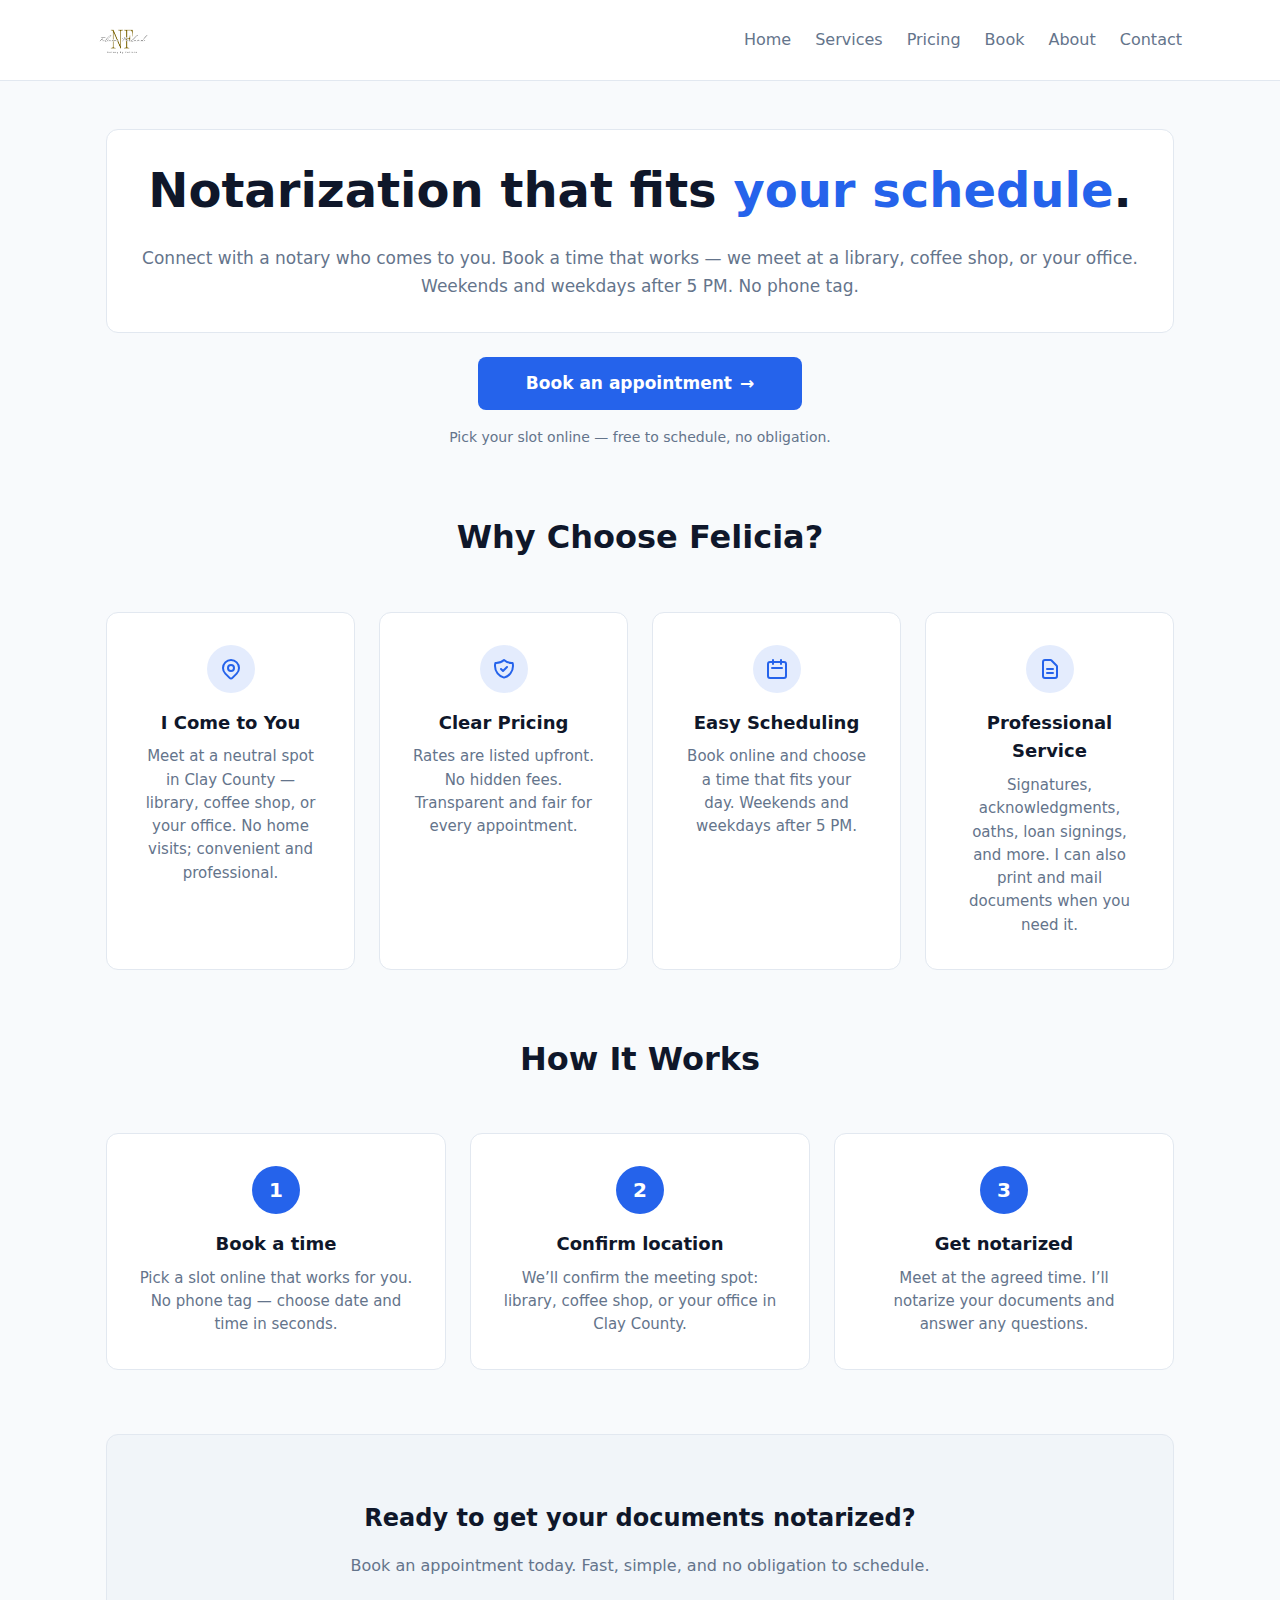
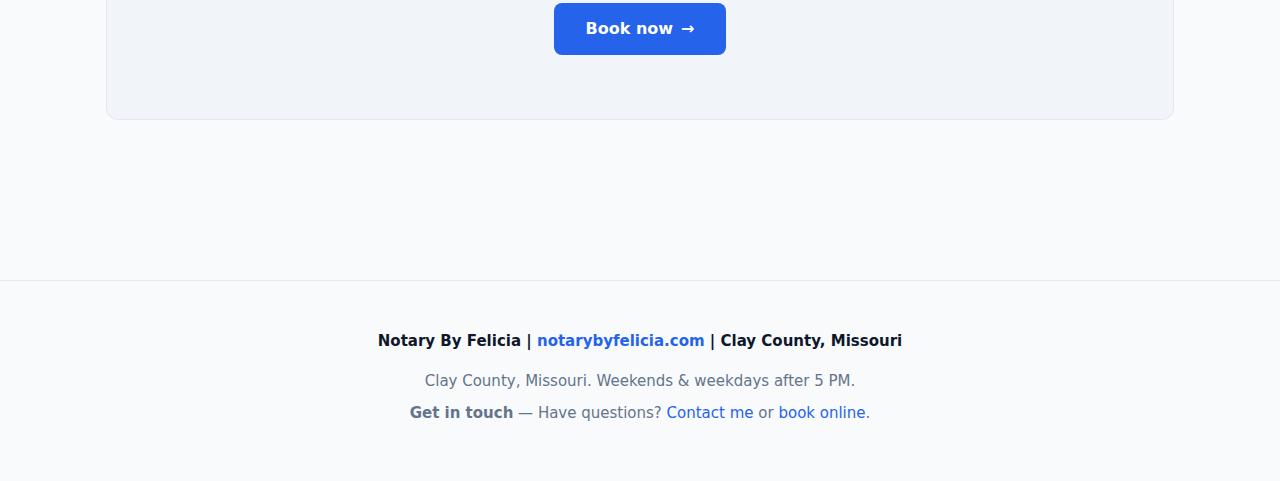
<file: index.html>
<!DOCTYPE html>
<html lang="en">
<head>
  <meta charset="UTF-8">
  <meta name="viewport" content="width=device-width, initial-scale=1">
  <title>Notary By Felicia | Clay County, Missouri</title>
  <link rel="stylesheet" href="css/style.css">
</head>
<body>
  <header class="site-header">
    <div class="wrap">
      <h1 class="site-title"><a href="index.html"><img src="images/logo.png" alt="Notary By Felicia" class="site-logo"></a></h1>
      <nav>
        <ul class="site-nav">
          <li><a href="index.html">Home</a></li>
          <li><a href="services.html">Services</a></li>
          <li><a href="pricing.html">Pricing</a></li>
          <li><a href="book.html">Book</a></li>
          <li><a href="about.html">About</a></li>
          <li><a href="contact.html">Contact</a></li>
        </ul>
      </nav>
    </div>
  </header>

  <main class="home-page">
    <section class="hero">
      <div class="hero-text-box">
        <h1>Notarization that fits <span class="hero-highlight">your schedule</span>.</h1>
        <p class="hero-sub">Connect with a notary who comes to you. Book a time that works — we meet at a library, coffee shop, or your office. Weekends and weekdays after 5 PM. No phone tag.</p>
      </div>
      <div class="cta-block">
        <a href="book.html" class="cta-book cta-primary">Book an appointment <span class="arrow">→</span></a>
        <p class="cta-note">Pick your slot online — free to schedule, no obligation.</p>
      </div>
    </section>

    <section class="home-why">
      <h2 class="section-title">Why Choose Felicia?</h2>
      <div class="cards-grid">
        <div class="card">
          <div class="card-icon">
            <svg xmlns="http://www.w3.org/2000/svg" fill="none" viewBox="0 0 24 24" stroke="currentColor" stroke-width="2">
              <path stroke-linecap="round" stroke-linejoin="round" d="M17.657 16.657L13.414 20.9a1.998 1.998 0 01-2.827 0l-4.244-4.243a8 8 0 1111.314 0z" />
              <path stroke-linecap="round" stroke-linejoin="round" d="M15 11a3 3 0 11-6 0 3 3 0 016 0z" />
            </svg>
          </div>
          <h3>I Come to You</h3>
          <p>Meet at a neutral spot in Clay County — library, coffee shop, or your office. No home visits; convenient and professional.</p>
        </div>
        <div class="card">
          <div class="card-icon">
            <svg xmlns="http://www.w3.org/2000/svg" fill="none" viewBox="0 0 24 24" stroke="currentColor" stroke-width="2">
              <path stroke-linecap="round" stroke-linejoin="round" d="M9 12l2 2 4-4m5.618-4.016A11.955 11.955 0 0112 2.944a11.955 11.955 0 01-8.618 3.04A12.02 12.02 0 003 9c0 5.591 3.824 10.29 9 11.622 5.176-1.332 9-6.03 9-11.622 0-1.042-.133-2.052-.382-3.016z" />
            </svg>
          </div>
          <h3>Clear Pricing</h3>
          <p>Rates are listed upfront. No hidden fees. Transparent and fair for every appointment.</p>
        </div>
        <div class="card">
          <div class="card-icon">
            <svg xmlns="http://www.w3.org/2000/svg" fill="none" viewBox="0 0 24 24" stroke="currentColor" stroke-width="2">
              <path stroke-linecap="round" stroke-linejoin="round" d="M8 7V3m8 4V3m-9 8h10M5 21h14a2 2 0 002-2V7a2 2 0 00-2-2H5a2 2 0 00-2 2v12a2 2 0 002 2z" />
            </svg>
          </div>
          <h3>Easy Scheduling</h3>
          <p>Book online and choose a time that fits your day. Weekends and weekdays after 5 PM.</p>
        </div>
        <div class="card">
          <div class="card-icon">
            <svg xmlns="http://www.w3.org/2000/svg" fill="none" viewBox="0 0 24 24" stroke="currentColor" stroke-width="2">
              <path stroke-linecap="round" stroke-linejoin="round" d="M9 12h6m-6 4h6m2 5H7a2 2 0 01-2-2V5a2 2 0 012-2h5.586a1 1 0 01.707.293l5.414 5.414a1 1 0 01.293.707V19a2 2 0 01-2 2z" />
            </svg>
          </div>
          <h3>Professional Service</h3>
          <p>Signatures, acknowledgments, oaths, loan signings, and more. I can also print and mail documents when you need it.</p>
        </div>
      </div>
    </section>

    <section class="home-how">
      <h2 class="section-title">How It Works</h2>
      <div class="steps-grid">
        <div class="step-card">
          <div class="step-number">1</div>
          <h3>Book a time</h3>
          <p>Pick a slot online that works for you. No phone tag — choose date and time in seconds.</p>
        </div>
        <div class="step-card">
          <div class="step-number">2</div>
          <h3>Confirm location</h3>
          <p>We’ll confirm the meeting spot: library, coffee shop, or your office in Clay County.</p>
        </div>
        <div class="step-card">
          <div class="step-number">3</div>
          <h3>Get notarized</h3>
          <p>Meet at the agreed time. I’ll notarize your documents and answer any questions.</p>
        </div>
      </div>
    </section>

    <section class="home-cta-section">
      <h2>Ready to get your documents notarized?</h2>
      <p>Book an appointment today. Fast, simple, and no obligation to schedule.</p>
      <a href="book.html" class="cta-book">Book now <span class="arrow">→</span></a>
    </section>
  </main>

  <footer class="site-footer">
    <p class="footer-brand">Notary By Felicia | <a href="https://notarybyfelicia.com">notarybyfelicia.com</a> | Clay County, Missouri</p>
    <p>Clay County, Missouri. Weekends & weekdays after 5 PM.</p>
    <p><strong>Get in touch</strong> — Have questions? <a href="contact.html">Contact me</a> or <a href="book.html">book online</a>.</p>
  </footer>
</body>
</html>
</file>
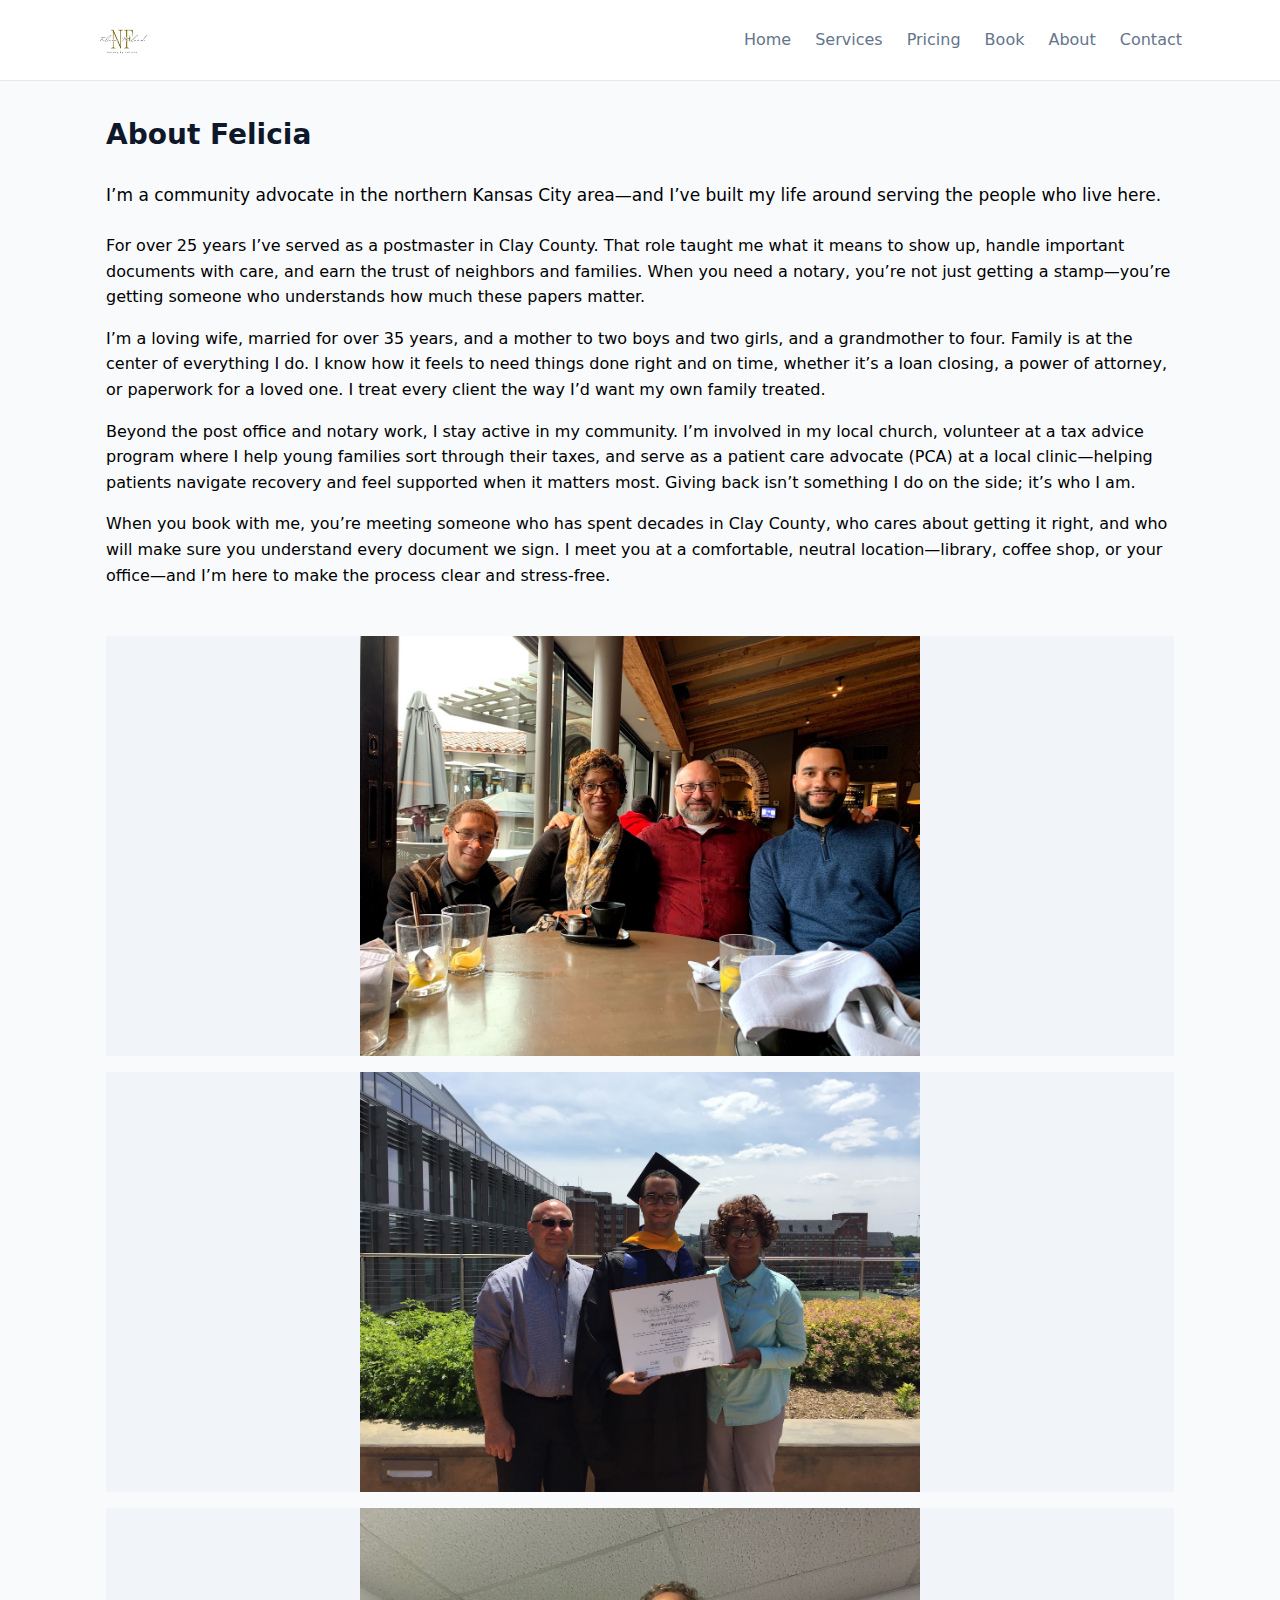
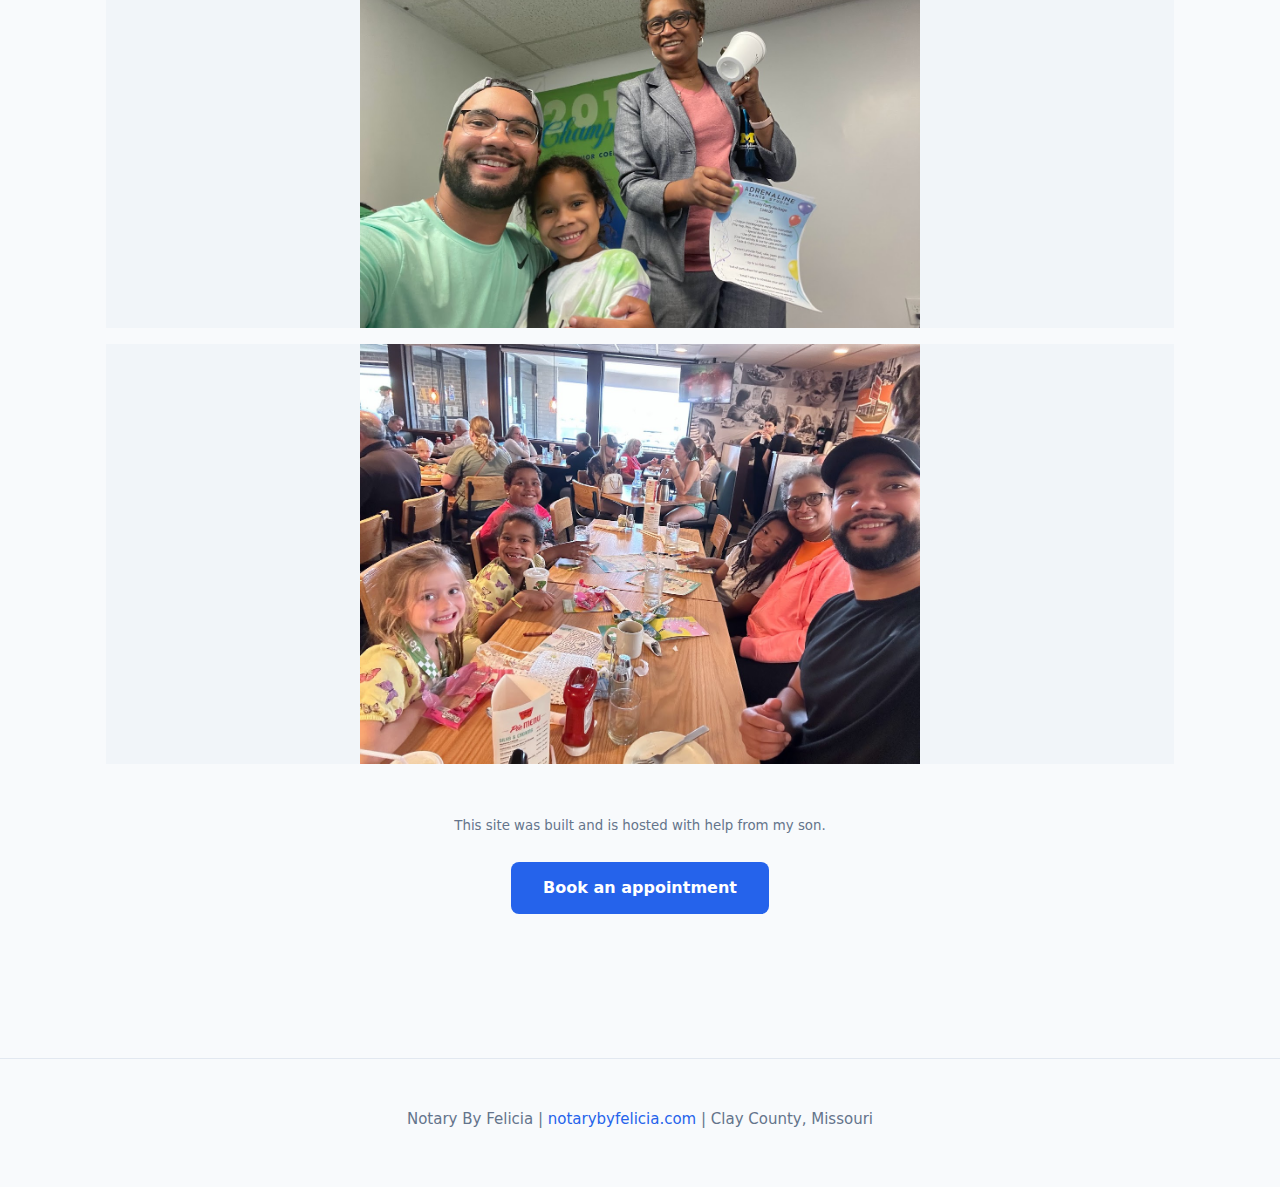
<file: about.html>
<!DOCTYPE html>
<html lang="en">
<head>
  <meta charset="UTF-8">
  <meta name="viewport" content="width=device-width, initial-scale=1">
  <title>About | Notary By Felicia</title>
  <link rel="stylesheet" href="css/style.css">
</head>
<body>
  <header class="site-header">
    <div class="wrap">
      <h1 class="site-title"><a href="index.html"><img src="images/logo.png" alt="Notary By Felicia" class="site-logo"></a></h1>
      <nav>
        <ul class="site-nav">
          <li><a href="index.html">Home</a></li>
          <li><a href="services.html">Services</a></li>
          <li><a href="pricing.html">Pricing</a></li>
          <li><a href="book.html">Book</a></li>
          <li><a href="about.html">About</a></li>
          <li><a href="contact.html">Contact</a></li>
        </ul>
      </nav>
    </div>
  </header>

  <main class="inner-page">
    <h1>About Felicia</h1>

    <div class="about-content about-content--full">
        <p class="about-lead">I’m a community advocate in the northern Kansas City area—and I’ve built my life around serving the people who live here.</p>

        <p>For over 25 years I’ve served as a postmaster in Clay County. That role taught me what it means to show up, handle important documents with care, and earn the trust of neighbors and families. When you need a notary, you’re not just getting a stamp—you’re getting someone who understands how much these papers matter.</p>

        <p>I’m a loving wife, married for over 35 years, and a mother to two boys and two girls, and a grandmother to four. Family is at the center of everything I do. I know how it feels to need things done right and on time, whether it’s a loan closing, a power of attorney, or paperwork for a loved one. I treat every client the way I’d want my own family treated.</p>

        <p>Beyond the post office and notary work, I stay active in my community. I’m involved in my local church, volunteer at a tax advice program where I help young families sort through their taxes, and serve as a patient care advocate (PCA) at a local clinic—helping patients navigate recovery and feel supported when it matters most. Giving back isn’t something I do on the side; it’s who I am.</p>

        <p>When you book with me, you’re meeting someone who has spent decades in Clay County, who cares about getting it right, and who will make sure you understand every document we sign. I meet you at a comfortable, neutral location—library, coffee shop, or your office—and I’m here to make the process clear and stress-free.</p>
    </div>

    <div class="about-collage">
      <img src="images/felicia-family.png" alt="Felicia with family">
      <img src="images/family-restaurant.png" alt="Felicia with family">
      <img src="images/family-graduation.png" alt="Felicia with family at graduation">
      <img src="images/family-studio.png" alt="Felicia with family">
    </div>

    <p class="about-son-note"><small>This site was built and is hosted with help from my son.</small></p>

    <div class="about-cta-wrap">
      <a href="book.html" class="cta-book">Book an appointment</a>
    </div>
  </main>

  <footer class="site-footer">
    <p>Notary By Felicia | <a href="https://notarybyfelicia.com">notarybyfelicia.com</a> | Clay County, Missouri</p>
  </footer>
</body>
</html>
</file>
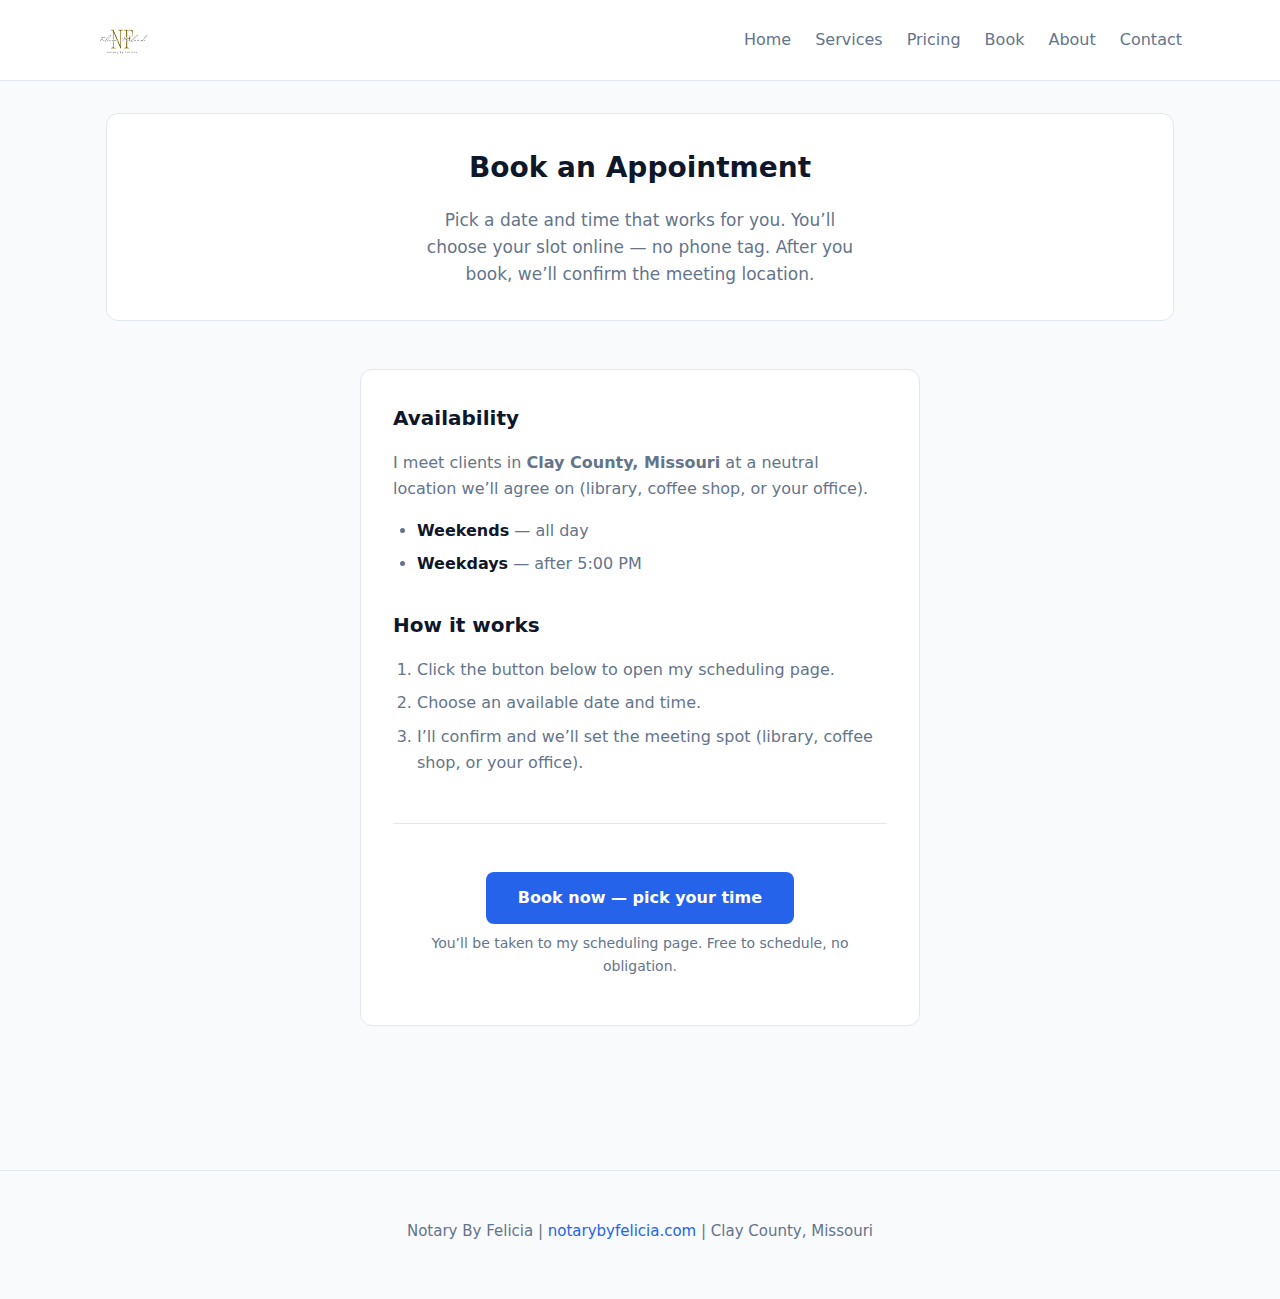
<file: book.html>
<!DOCTYPE html>
<html lang="en">
<head>
  <meta charset="UTF-8">
  <meta name="viewport" content="width=device-width, initial-scale=1">
  <title>Book an Appointment | Notary By Felicia</title>
  <link rel="stylesheet" href="css/style.css">
</head>
<body>
  <header class="site-header">
    <div class="wrap">
      <h1 class="site-title"><a href="index.html"><img src="images/logo.png" alt="Notary By Felicia" class="site-logo"></a></h1>
      <nav>
        <ul class="site-nav">
          <li><a href="index.html">Home</a></li>
          <li><a href="services.html">Services</a></li>
          <li><a href="pricing.html">Pricing</a></li>
          <li><a href="book.html">Book</a></li>
          <li><a href="about.html">About</a></li>
          <li><a href="contact.html">Contact</a></li>
        </ul>
      </nav>
    </div>
  </header>

  <main class="inner-page book-page">
    <section class="page-intro">
      <h1>Book an Appointment</h1>
      <p class="page-intro-sub">Pick a date and time that works for you. You’ll choose your slot online — no phone tag. After you book, we’ll confirm the meeting location.</p>
    </section>

    <section class="book-content">
      <div class="book-card">
        <h2>Availability</h2>
        <p>I meet clients in <strong>Clay County, Missouri</strong> at a neutral location we’ll agree on (library, coffee shop, or your office).</p>
        <ul class="book-availability">
          <li><strong>Weekends</strong> — all day</li>
          <li><strong>Weekdays</strong> — after 5:00 PM</li>
        </ul>

        <h2>How it works</h2>
        <ol class="book-steps">
          <li>Click the button below to open my scheduling page.</li>
          <li>Choose an available date and time.</li>
          <li>I’ll confirm and we’ll set the meeting spot (library, coffee shop, or your office).</li>
        </ol>

        <div class="book-cta-block">
          <a href="#" id="calendly-link" class="cta-book">Book now — pick your time</a>
          <p class="book-cta-note">You’ll be taken to my scheduling page. Free to schedule, no obligation.</p>
        </div>
      </div>
    </section>
  </main>

  <footer class="site-footer">
    <p>Notary By Felicia | <a href="https://notarybyfelicia.com">notarybyfelicia.com</a> | Clay County, Missouri</p>
  </footer>
  <script src="js/config.js"></script>
  <script>
    (function() {
      var link = document.getElementById('calendly-link');
      var url = typeof CALENDLY_BOOKING_URL !== 'undefined' && CALENDLY_BOOKING_URL ? CALENDLY_BOOKING_URL : '#';
      link.href = url;
      if (url === '#') link.setAttribute('aria-label', 'Calendly link to be added');
    })();
  </script>
</body>
</html>
</file>
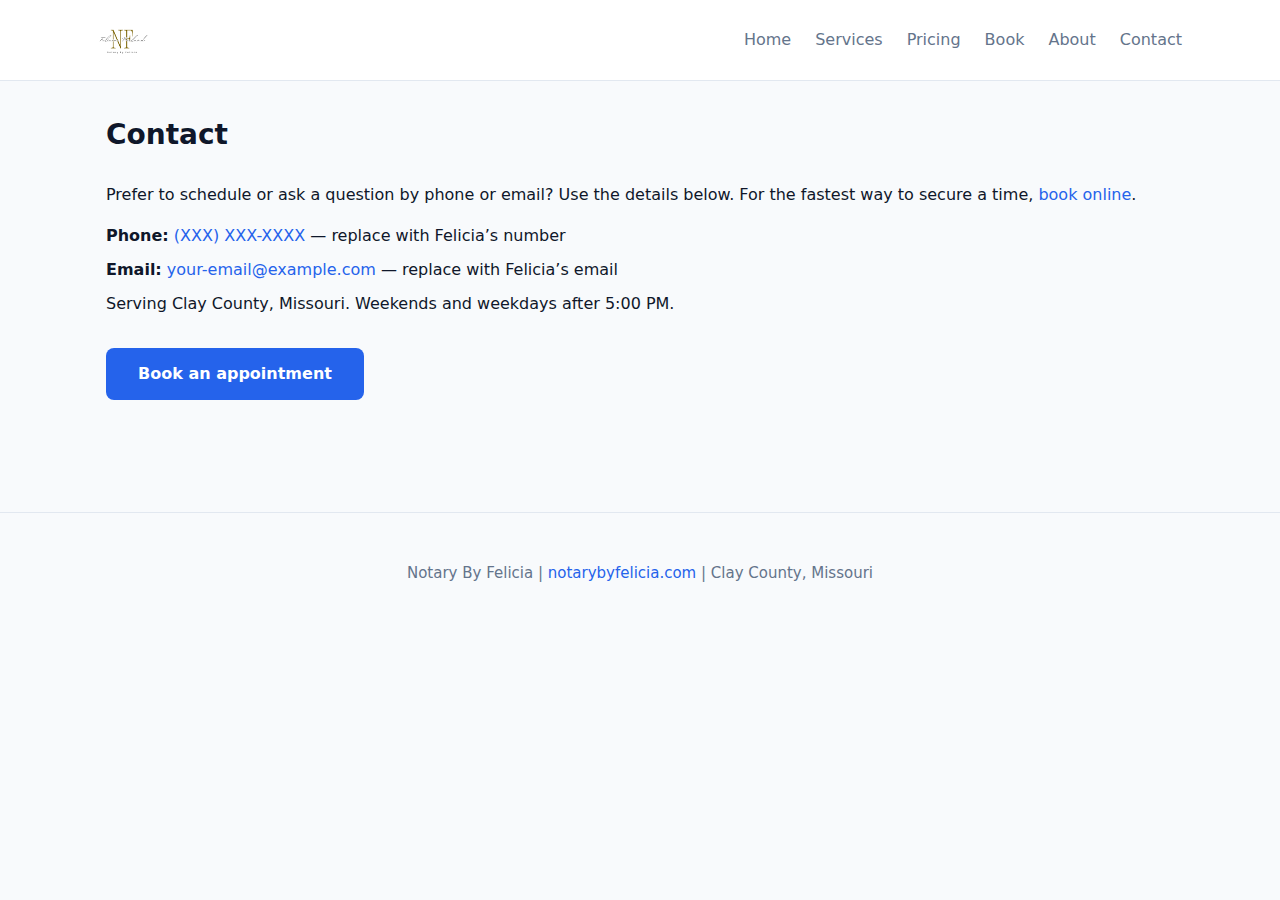
<file: contact.html>
<!DOCTYPE html>
<html lang="en">
<head>
  <meta charset="UTF-8">
  <meta name="viewport" content="width=device-width, initial-scale=1">
  <title>Contact | Notary By Felicia</title>
  <link rel="stylesheet" href="css/style.css">
</head>
<body>
  <header class="site-header">
    <div class="wrap">
      <h1 class="site-title"><a href="index.html"><img src="images/logo.png" alt="Notary By Felicia" class="site-logo"></a></h1>
      <nav>
        <ul class="site-nav">
          <li><a href="index.html">Home</a></li>
          <li><a href="services.html">Services</a></li>
          <li><a href="pricing.html">Pricing</a></li>
          <li><a href="book.html">Book</a></li>
          <li><a href="about.html">About</a></li>
          <li><a href="contact.html">Contact</a></li>
        </ul>
      </nav>
    </div>
  </header>

  <main>
    <h1>Contact</h1>
    <p>Prefer to schedule or ask a question by phone or email? Use the details below. For the fastest way to secure a time, <a href="book.html">book online</a>.</p>

    <ul class="contact-list">
      <li><strong>Phone:</strong> <a href="tel:+1XXXXXXXXXX">(XXX) XXX-XXXX</a> — replace with Felicia’s number</li>
      <li><strong>Email:</strong> <a href="mailto:your-email@example.com">your-email@example.com</a> — replace with Felicia’s email</li>
    </ul>

    <p>Serving Clay County, Missouri. Weekends and weekdays after 5:00 PM.</p>

    <a href="book.html" class="cta-book">Book an appointment</a>
  </main>

  <footer class="site-footer">
    <p>Notary By Felicia | <a href="https://notarybyfelicia.com">notarybyfelicia.com</a> | Clay County, Missouri</p>
  </footer>
</body>
</html>
</file>
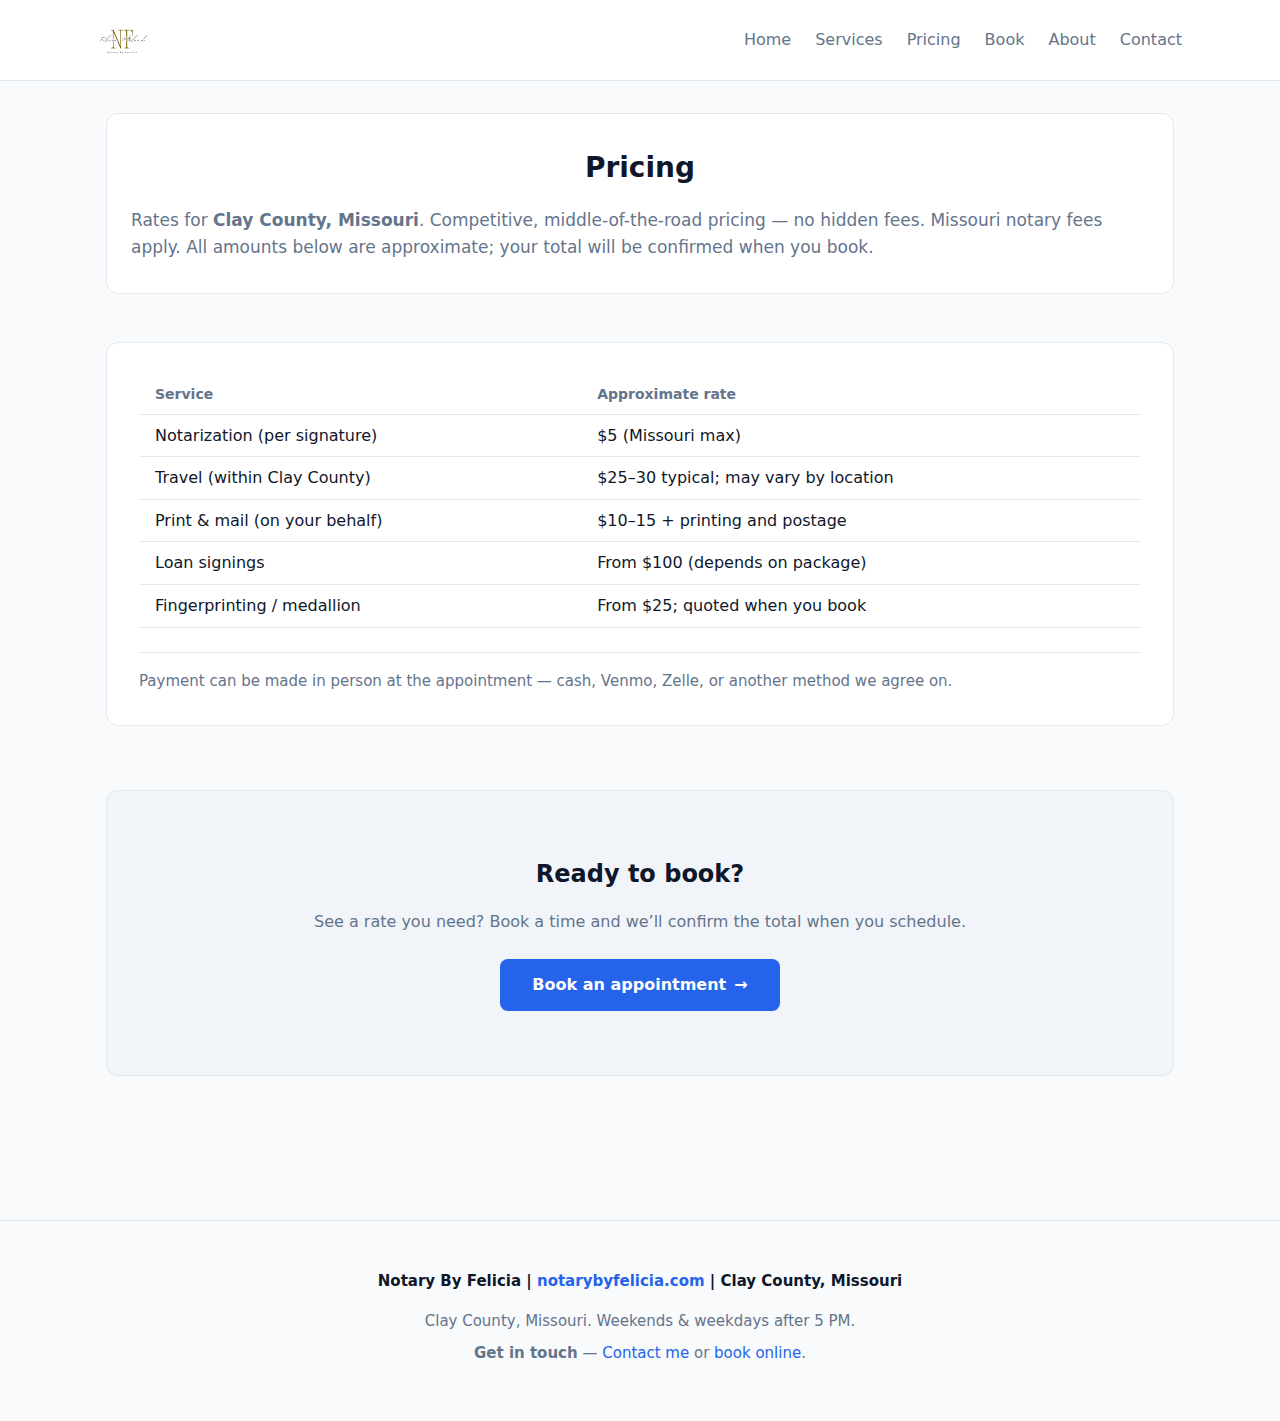
<file: pricing.html>
<!DOCTYPE html>
<html lang="en">
<head>
  <meta charset="UTF-8">
  <meta name="viewport" content="width=device-width, initial-scale=1">
  <title>Pricing | Notary By Felicia</title>
  <link rel="stylesheet" href="css/style.css">
</head>
<body>
  <header class="site-header">
    <div class="wrap">
      <h1 class="site-title"><a href="index.html"><img src="images/logo.png" alt="Notary By Felicia" class="site-logo"></a></h1>
      <nav>
        <ul class="site-nav">
          <li><a href="index.html">Home</a></li>
          <li><a href="services.html">Services</a></li>
          <li><a href="pricing.html">Pricing</a></li>
          <li><a href="book.html">Book</a></li>
          <li><a href="about.html">About</a></li>
          <li><a href="contact.html">Contact</a></li>
        </ul>
      </nav>
    </div>
  </header>

  <main class="inner-page">
    <section class="page-intro">
      <h1>Pricing</h1>
      <p class="page-intro-sub">Rates for <strong>Clay County, Missouri</strong>. Competitive, middle-of-the-road pricing — no hidden fees. Missouri notary fees apply. All amounts below are approximate; your total will be confirmed when you book.</p>
    </section>

    <section class="inner-section">
      <div class="pricing-card">
        <div class="pricing-table-wrapper">
          <table class="pricing-table">
            <thead>
              <tr>
                <th>Service</th>
                <th>Approximate rate</th>
              </tr>
            </thead>
            <tbody>
              <tr>
                <td>Notarization (per signature)</td>
                <td>$5 (Missouri max)</td>
              </tr>
              <tr>
                <td>Travel (within Clay County)</td>
                <td>$25–30 typical; may vary by location</td>
              </tr>
              <tr>
                <td>Print &amp; mail (on your behalf)</td>
                <td>$10–15 + printing and postage</td>
              </tr>
              <tr>
                <td>Loan signings</td>
                <td>From $100 (depends on package)</td>
              </tr>
              <tr>
                <td>Fingerprinting / medallion</td>
                <td>From $25; quoted when you book</td>
              </tr>
            </tbody>
          </table>
        </div>
        <p class="pricing-note">Payment can be made in person at the appointment — cash, Venmo, Zelle, or another method we agree on.</p>
      </div>
    </section>

    <section class="inner-cta-section">
      <h2>Ready to book?</h2>
      <p>See a rate you need? Book a time and we’ll confirm the total when you schedule.</p>
      <a href="book.html" class="cta-book">Book an appointment <span class="arrow">→</span></a>
    </section>
  </main>

  <footer class="site-footer">
    <p class="footer-brand">Notary By Felicia | <a href="https://notarybyfelicia.com">notarybyfelicia.com</a> | Clay County, Missouri</p>
    <p>Clay County, Missouri. Weekends &amp; weekdays after 5 PM.</p>
    <p><strong>Get in touch</strong> — <a href="contact.html">Contact me</a> or <a href="book.html">book online</a>.</p>
  </footer>
</body>
</html>
</file>
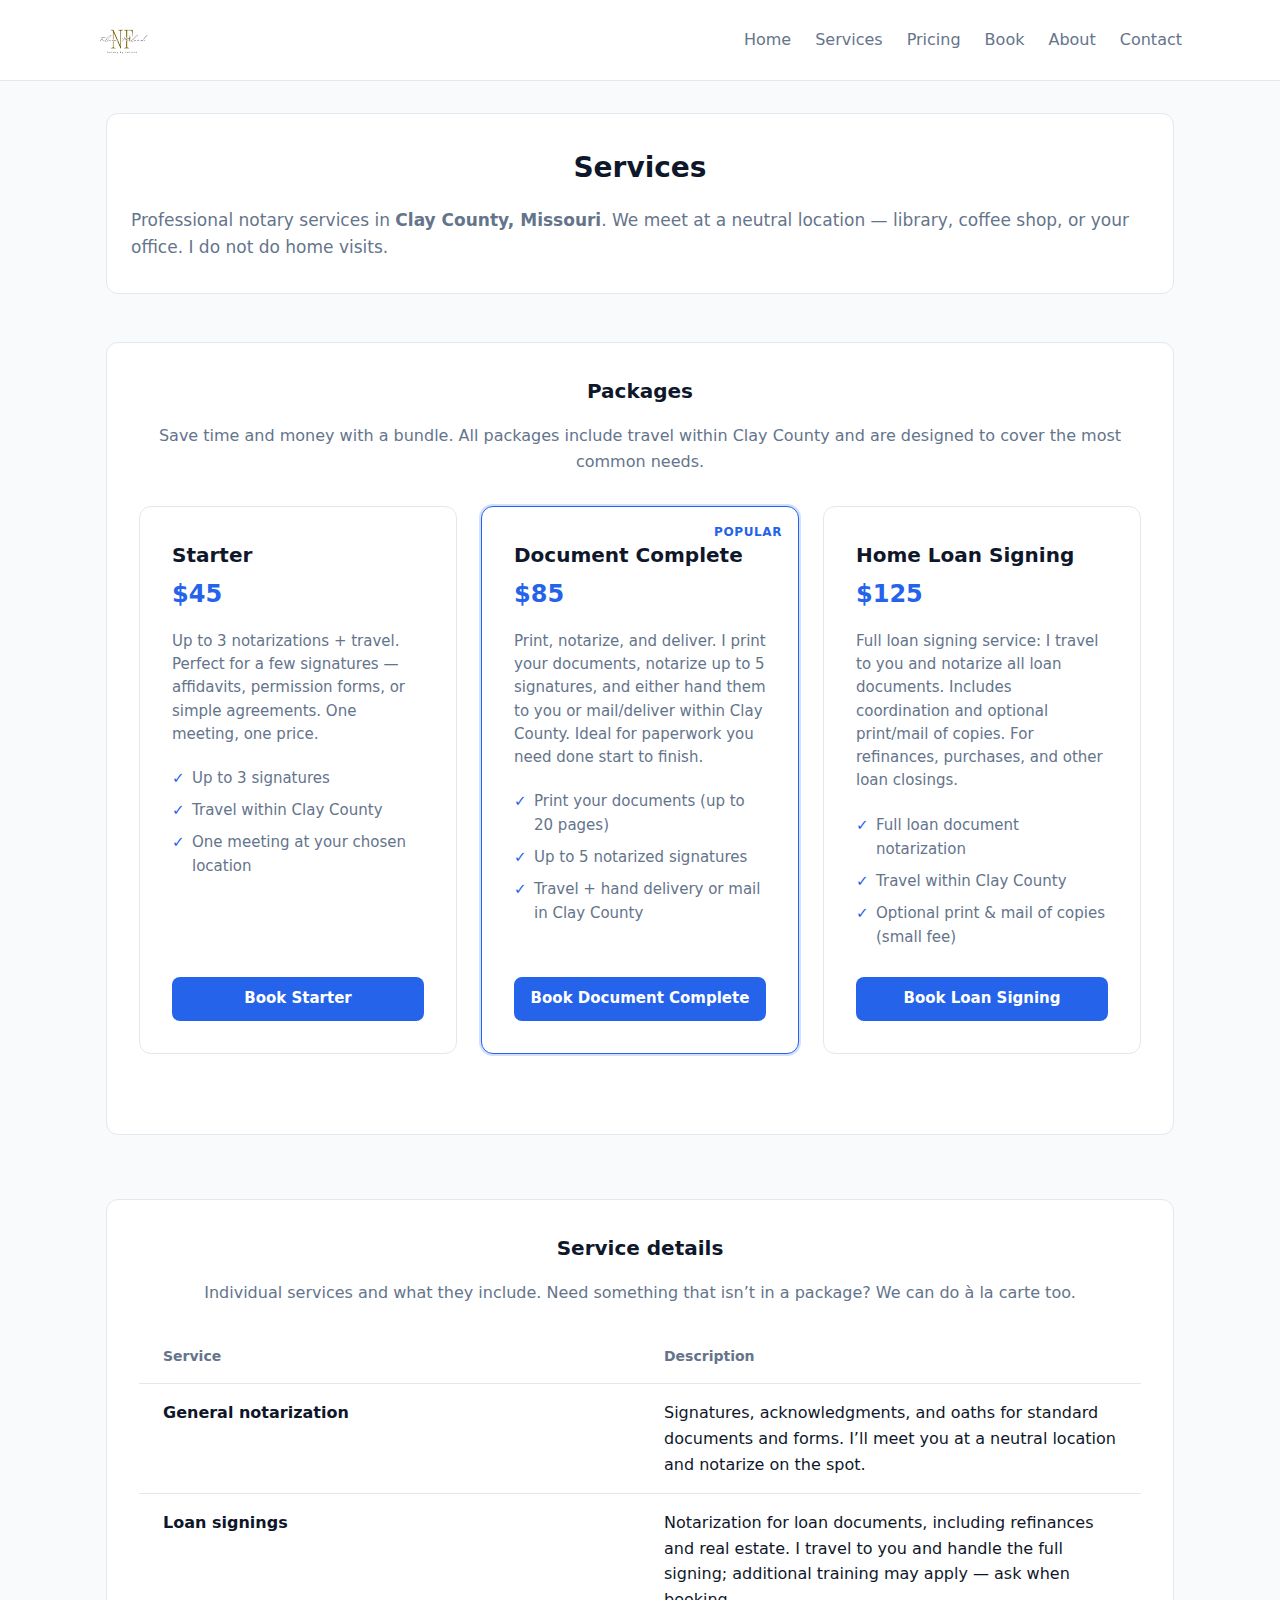
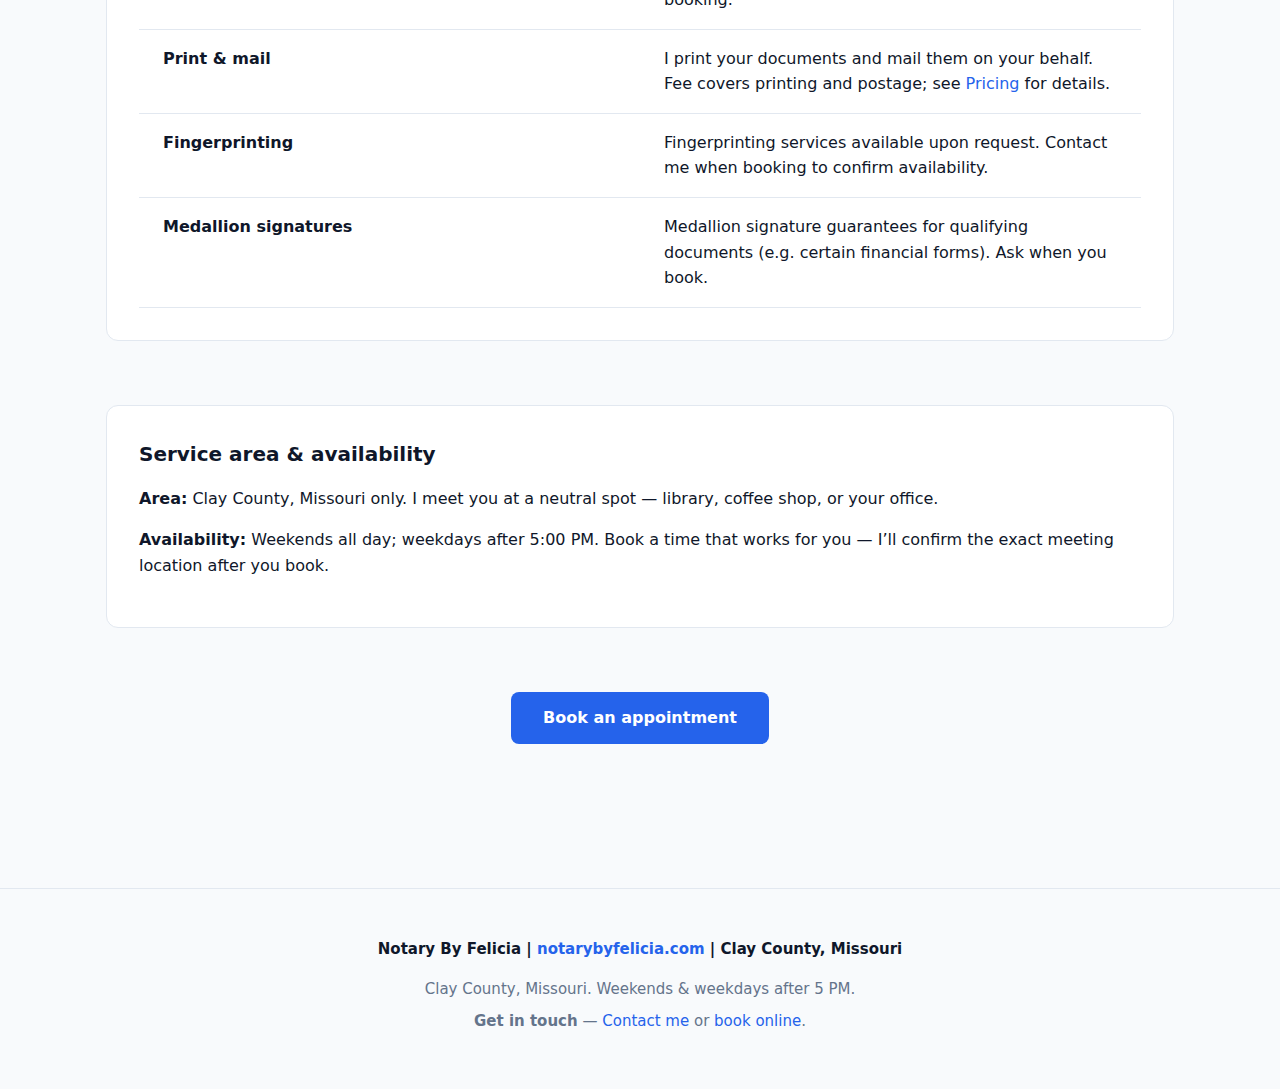
<file: services.html>
<!DOCTYPE html>
<html lang="en">
<head>
  <meta charset="UTF-8">
  <meta name="viewport" content="width=device-width, initial-scale=1">
  <title>Services | Notary By Felicia</title>
  <link rel="stylesheet" href="css/style.css">
</head>
<body>
  <header class="site-header">
    <div class="wrap">
      <h1 class="site-title"><a href="index.html"><img src="images/logo.png" alt="Notary By Felicia" class="site-logo"></a></h1>
      <nav>
        <ul class="site-nav">
          <li><a href="index.html">Home</a></li>
          <li><a href="services.html">Services</a></li>
          <li><a href="pricing.html">Pricing</a></li>
          <li><a href="book.html">Book</a></li>
          <li><a href="about.html">About</a></li>
          <li><a href="contact.html">Contact</a></li>
        </ul>
      </nav>
    </div>
  </header>

  <main class="inner-page services-page">
    <section class="page-intro">
      <h1>Services</h1>
      <p class="page-intro-sub">Professional notary services in <strong>Clay County, Missouri</strong>. We meet at a neutral location — library, coffee shop, or your office. I do not do home visits.</p>
    </section>

    <section class="inner-section">
      <div class="pricing-card">
        <div class="packages-header">
          <h2>Packages</h2>
          <p class="packages-intro">Save time and money with a bundle. All packages include travel within Clay County and are designed to cover the most common needs.</p>
        </div>
        <div class="packages-grid">
      <div class="package-card">
        <h3>Starter</h3>
        <p class="package-price">$45</p>
        <p class="package-desc">Up to 3 notarizations + travel. Perfect for a few signatures — affidavits, permission forms, or simple agreements. One meeting, one price.</p>
        <ul class="package-includes">
          <li>Up to 3 signatures</li>
          <li>Travel within Clay County</li>
          <li>One meeting at your chosen location</li>
        </ul>
        <a href="book.html" class="cta-book cta-small">Book Starter</a>
      </div>
      <div class="package-card package-featured">
        <p class="package-badge">Popular</p>
        <h3>Document Complete</h3>
        <p class="package-price">$85</p>
        <p class="package-desc">Print, notarize, and deliver. I print your documents, notarize up to 5 signatures, and either hand them to you or mail/deliver within Clay County. Ideal for paperwork you need done start to finish.</p>
        <ul class="package-includes">
          <li>Print your documents (up to 20 pages)</li>
          <li>Up to 5 notarized signatures</li>
          <li>Travel + hand delivery or mail in Clay County</li>
        </ul>
        <a href="book.html" class="cta-book cta-small">Book Document Complete</a>
      </div>
      <div class="package-card">
        <h3>Home Loan Signing</h3>
        <p class="package-price">$125</p>
        <p class="package-desc">Full loan signing service: I travel to you and notarize all loan documents. Includes coordination and optional print/mail of copies. For refinances, purchases, and other loan closings.</p>
        <ul class="package-includes">
          <li>Full loan document notarization</li>
          <li>Travel within Clay County</li>
          <li>Optional print &amp; mail of copies (small fee)</li>
        </ul>
        <a href="book.html" class="cta-book cta-small">Book Loan Signing</a>
      </div>
    </div>
      </div>
    </section>

    <section class="inner-section">
      <div class="pricing-card">
        <div class="service-details-header">
          <h2>Service details</h2>
          <p class="services-table-intro">Individual services and what they include. Need something that isn’t in a package? We can do à la carte too.</p>
        </div>
        <div class="services-table-wrapper">
      <table class="services-table">
        <thead>
          <tr>
            <th>Service</th>
            <th>Description</th>
          </tr>
        </thead>
        <tbody>
          <tr>
            <td>General notarization</td>
            <td>Signatures, acknowledgments, and oaths for standard documents and forms. I’ll meet you at a neutral location and notarize on the spot.</td>
          </tr>
          <tr>
            <td>Loan signings</td>
            <td>Notarization for loan documents, including refinances and real estate. I travel to you and handle the full signing; additional training may apply — ask when booking.</td>
          </tr>
          <tr>
            <td>Print &amp; mail</td>
            <td>I print your documents and mail them on your behalf. Fee covers printing and postage; see <a href="pricing.html">Pricing</a> for details.</td>
          </tr>
          <tr>
            <td>Fingerprinting</td>
            <td>Fingerprinting services available upon request. Contact me when booking to confirm availability.</td>
          </tr>
          <tr>
            <td>Medallion signatures</td>
            <td>Medallion signature guarantees for qualifying documents (e.g. certain financial forms). Ask when you book.</td>
          </tr>
        </tbody>
      </table>
    </div>
      </div>
    </section>

    <section class="inner-section">
      <div class="pricing-card">
        <h2>Service area &amp; availability</h2>
        <p><strong>Area:</strong> Clay County, Missouri only. I meet you at a neutral spot — library, coffee shop, or your office.</p>
        <p><strong>Availability:</strong> Weekends all day; weekdays after 5:00 PM. Book a time that works for you — I’ll confirm the exact meeting location after you book.</p>
      </div>
    </section>

    <div class="services-cta-wrap">
      <a href="book.html" class="cta-book">Book an appointment</a>
    </div>
  </main>

  <footer class="site-footer">
    <p class="footer-brand">Notary By Felicia | <a href="https://notarybyfelicia.com">notarybyfelicia.com</a> | Clay County, Missouri</p>
    <p>Clay County, Missouri. Weekends &amp; weekdays after 5 PM.</p>
    <p><strong>Get in touch</strong> — <a href="contact.html">Contact me</a> or <a href="book.html">book online</a>.</p>
  </footer>
</body>
</html>
</file>
<file: css/style.css>
/* Notary By Felicia — light theme */
:root {
  --color-bg: #f8fafc;
  --color-bg-elevated: #f1f5f9;
  --color-bg-card: #ffffff;
  --color-text: #0f172a;
  --color-text-muted: #64748b;
  --color-accent: #2563eb;
  --color-accent-hover: #1d4ed8;
  --color-border: #e2e8f0;
  --font-sans: system-ui, -apple-system, Segoe UI, Roboto, sans-serif;
  --space-xs: 0.25rem;
  --space-sm: 0.5rem;
  --space-md: 1rem;
  --space-lg: 1.5rem;
  --space-xl: 2rem;
  --space-2xl: 3rem;
  --space-3xl: 4rem;
  --max-width: 1100px;
  --radius: 12px;
  --radius-sm: 8px;
  --touch-min: 44px;
}

*,
*::before,
*::after {
  box-sizing: border-box;
}

html {
  -webkit-text-size-adjust: 100%;
}

body {
  margin: 0;
  font-family: var(--font-sans);
  font-size: 1rem;
  line-height: 1.6;
  color: var(--color-text);
  background: var(--color-bg);
  min-width: 280px;
}

main {
  max-width: var(--max-width);
  margin: 0 auto;
  padding: var(--space-xl) var(--space-md);
  padding-bottom: var(--space-2xl);
}

/* Header */
.site-header {
  background: var(--color-bg-card);
  border-bottom: 1px solid var(--color-border);
  padding: var(--space-sm) var(--space-lg);
  position: sticky;
  top: 0;
  z-index: 10;
  box-sizing: border-box;
}

.site-header .wrap {
  max-width: var(--max-width);
  margin: 0 auto;
  display: flex;
  flex-wrap: wrap;
  align-items: center;
  justify-content: space-between;
  gap: var(--space-md);
  min-height: 64px;
}

.site-title {
  margin: 0;
  font-size: clamp(1.125rem, 2.5vw, 1.25rem);
  font-weight: 600;
}

.site-title a {
  color: var(--color-text);
  text-decoration: none;
  display: block;
  line-height: 0;
}

.site-logo {
  height: 64px;
  width: auto;
  display: block;
  vertical-align: middle;
  object-fit: contain;
  object-position: left center;
}

.site-nav {
  display: flex;
  flex-wrap: wrap;
  gap: var(--space-sm);
  list-style: none;
  margin: 0;
  padding: 0;
}

.site-nav a {
  color: var(--color-text-muted);
  text-decoration: none;
  padding: 0 var(--space-sm);
  min-height: var(--touch-min);
  display: inline-flex;
  align-items: center;
  border-radius: var(--radius-sm);
}

.site-nav a:hover {
  color: var(--color-accent);
}

/* Typography */
h1 {
  font-size: clamp(1.5rem, 4vw, 1.75rem);
  margin-top: 0;
  margin-bottom: var(--space-lg);
}

h2 {
  font-size: clamp(1.25rem, 3vw, 1.5rem);
  margin-top: 0;
  margin-bottom: var(--space-lg);
  font-weight: 600;
}

p {
  margin-top: 0;
  margin-bottom: var(--space-md);
}

/* Buttons — consistent across all pages */
.cta-book {
  display: inline-flex;
  align-items: center;
  justify-content: center;
  gap: 0.5rem;
  background: var(--color-accent);
  color: #fff !important;
  padding: var(--space-md) var(--space-xl);
  min-height: var(--touch-min);
  line-height: 1.25;
  border-radius: var(--radius-sm);
  text-decoration: none;
  font-weight: 600;
  margin-top: var(--space-md);
  margin-bottom: var(--space-md);
  text-align: center;
  border: none;
  cursor: pointer;
  transition: background 0.2s ease, box-shadow 0.2s ease;
}

.cta-book:hover {
  background: var(--color-accent-hover);
  color: #fff !important;
}

.cta-book:focus-visible {
  outline: 2px solid var(--color-accent);
  outline-offset: 2px;
}

/* ---------- Home page: Hero ---------- */
.home-page {
  padding-top: var(--space-2xl);
}

.home-page .hero {
  text-align: center;
  margin-bottom: var(--space-3xl);
}

.hero-tagline {
  font-size: 0.875rem;
  text-transform: uppercase;
  letter-spacing: 0.08em;
  color: var(--color-text-muted);
  margin: 0 0 var(--space-md);
}

.hero-text-box .hero-tagline {
  margin-bottom: var(--space-md);
}

.home-page .hero h1 {
  font-size: clamp(2rem, 6vw, 3rem);
  line-height: 1.2;
  margin-bottom: var(--space-lg);
  font-weight: 700;
  max-width: none;
}

.hero-highlight {
  color: var(--color-accent);
}

.hero-sub {
  font-size: 1.0625rem;
  color: var(--color-text-muted);
  margin: 0 0 var(--space-xl);
  max-width: none;
  line-height: 1.65;
}

/* Hero — box around headline and intro text (full width of main) */
.hero-text-box {
  padding: var(--space-xl) var(--space-lg);
  background: var(--color-bg-card);
  border: 1px solid var(--color-border);
  border-radius: var(--radius);
  margin: 0 0 var(--space-lg);
  width: 100%;
}

.hero-text-box h1 {
  margin-bottom: var(--space-md);
}

.hero-text-box .hero-sub {
  margin-bottom: 0;
}

.cta-block {
  margin-top: var(--space-lg);
}

.cta-block .cta-book {
  margin-top: 0;
  margin-bottom: var(--space-sm);
  font-size: 1.0625rem;
  padding: var(--space-md) var(--space-2xl);
}

.cta-book .arrow {
  display: inline-block;
  transition: transform 0.2s;
}

.cta-book:hover .arrow {
  transform: translateX(4px);
}

.cta-note {
  font-size: 0.875rem;
  color: var(--color-text-muted);
  margin: var(--space-sm) 0 0;
}

@media (max-width: 640px) {
  .hero-text-box {
    padding: var(--space-lg) var(--space-md);
  }
}

/* ---------- Home: Why Choose (4 cards) ---------- */
.section-title {
  text-align: center;
  font-size: clamp(1.5rem, 4vw, 2rem);
  font-weight: 600;
  margin-bottom: var(--space-2xl);
}

.cards-grid {
  display: grid;
  grid-template-columns: repeat(4, 1fr);
  gap: var(--space-lg);
  margin-bottom: var(--space-3xl);
}

.card {
  background: var(--color-bg-card);
  border: 1px solid var(--color-border);
  border-radius: var(--radius);
  padding: var(--space-xl);
  transition: border-color 0.2s, box-shadow 0.2s;
  text-align: center;
}

.card:hover {
  border-color: rgba(37, 99, 235, 0.4);
  box-shadow: 0 4px 24px rgba(0, 0, 0, 0.08);
}

.card-icon {
  width: 48px;
  height: 48px;
  border-radius: 50%;
  background: rgba(37, 99, 235, 0.12);
  display: flex;
  align-items: center;
  justify-content: center;
  margin: 0 auto var(--space-md);
}

.card-icon svg {
  width: 24px;
  height: 24px;
  color: var(--color-accent);
}

.card h3 {
  font-size: 1.125rem;
  font-weight: 600;
  margin: 0 0 var(--space-sm);
}

.card p {
  font-size: 0.9375rem;
  color: var(--color-text-muted);
  margin: 0;
  line-height: 1.55;
}

/* ---------- Home: How It Works (3 steps) ---------- */
.steps-grid {
  display: grid;
  grid-template-columns: repeat(3, 1fr);
  gap: var(--space-lg);
  margin-bottom: var(--space-3xl);
}

.step-card {
  background: var(--color-bg-card);
  border: 1px solid var(--color-border);
  border-radius: var(--radius);
  padding: var(--space-xl);
  text-align: center;
}

.step-number {
  width: 48px;
  height: 48px;
  border-radius: 50%;
  background: var(--color-accent);
  color: #fff;
  font-weight: 700;
  font-size: 1.25rem;
  display: flex;
  align-items: center;
  justify-content: center;
  margin: 0 auto var(--space-md);
}

.step-card h3 {
  font-size: 1.125rem;
  font-weight: 600;
  margin: 0 0 var(--space-sm);
}

.step-card p {
  font-size: 0.9375rem;
  color: var(--color-text-muted);
  margin: 0;
  line-height: 1.55;
}

/* ---------- Home: Final CTA section ---------- */
.home-cta-section {
  background: var(--color-bg-elevated);
  border: 1px solid var(--color-border);
  border-radius: var(--radius);
  padding: var(--space-3xl) var(--space-xl);
  text-align: center;
  margin-bottom: var(--space-3xl);
}

.home-cta-section h2 {
  margin-bottom: var(--space-md);
}

.home-cta-section p {
  color: var(--color-text-muted);
  margin-bottom: var(--space-lg);
}

.home-cta-section .cta-book {
  margin: 0;
}

/* ---------- Footer: Get in Touch ---------- */
.site-footer {
  border-top: 1px solid var(--color-border);
  padding: var(--space-2xl) var(--space-md);
  margin-top: var(--space-2xl);
  text-align: center;
}

.site-footer p {
  margin: 0 0 var(--space-sm);
  font-size: 0.9375rem;
  color: var(--color-text-muted);
}

.site-footer .footer-brand {
  font-weight: 600;
  color: var(--color-text);
  margin-bottom: var(--space-md);
}

.site-footer a {
  color: var(--color-accent);
  text-decoration: none;
}

.site-footer a:hover {
  text-decoration: underline;
}

/* ---------- Inner pages (services, pricing, book, about, contact) ---------- */
.inner-page {
  padding-top: var(--space-xl);
}

main:not(.home-page) h1 {
  font-size: clamp(1.5rem, 4vw, 1.75rem);
}

main:not(.home-page) a {
  color: var(--color-accent);
  text-decoration: none;
}

main:not(.home-page) a:hover {
  text-decoration: underline;
}

/* Inner page intro (hero-style box) */
.page-intro {
  padding: var(--space-xl) var(--space-lg);
  background: var(--color-bg-card);
  border: 1px solid var(--color-border);
  border-radius: var(--radius);
  margin-bottom: var(--space-2xl);
  width: 100%;
}

.page-intro h1 {
  margin-bottom: var(--space-md);
  text-align: center;
}

.page-intro-sub {
  margin: 0;
  color: var(--color-text-muted);
  font-size: 1.0625rem;
  line-height: 1.6;
}

.book-page .page-intro-sub {
  text-align: center;
  max-width: 42ch;
  margin-left: auto;
  margin-right: auto;
}

/* Book page — card and CTA */
.book-content {
  margin-bottom: var(--space-2xl);
}

.book-card {
  background: var(--color-bg-card);
  border: 1px solid var(--color-border);
  border-radius: var(--radius);
  padding: var(--space-xl);
  max-width: 560px;
  margin: 0 auto;
}

.book-card h2 {
  font-size: 1.25rem;
  margin-top: var(--space-xl);
  margin-bottom: var(--space-md);
}

.book-card h2:first-child {
  margin-top: 0;
}

.book-card p {
  color: var(--color-text-muted);
  margin-bottom: var(--space-md);
}

.book-availability,
.book-steps {
  margin: 0 0 var(--space-lg);
  padding-left: 1.5rem;
  color: var(--color-text-muted);
  line-height: 1.6;
}

.book-availability li,
.book-steps li {
  margin-bottom: var(--space-sm);
}

.book-availability strong,
.book-steps strong {
  color: var(--color-text);
}

.book-cta-block {
  text-align: center;
  margin-top: var(--space-2xl);
  padding-top: var(--space-xl);
  border-top: 1px solid var(--color-border);
}

.book-cta-block .cta-book {
  margin-bottom: var(--space-sm);
}

.book-cta-note {
  margin: 0;
  font-size: 0.875rem;
  color: var(--color-text-muted);
}

/* Inner section spacing */
.inner-section {
  margin-bottom: var(--space-3xl);
}

.inner-section .section-title {
  margin-bottom: var(--space-xl);
}

/* Services page — minimal, no card grid */
.services-page h1 {
  margin-bottom: var(--space-md);
}

.services-lead {
  color: var(--color-text-muted);
  font-size: 1.0625rem;
  margin-bottom: var(--space-2xl);
  max-width: 42ch;
}

.services-page h2 {
  margin-top: var(--space-2xl);
  margin-bottom: var(--space-md);
  font-size: 1.25rem;
}

.services-simple-list {
  list-style: none;
  margin: 0 0 var(--space-xl);
  padding: 0;
}

.services-simple-list li {
  padding: var(--space-sm) 0;
  border-bottom: 1px solid var(--color-border);
  color: var(--color-text-muted);
  line-height: 1.55;
}

.services-simple-list li:last-child {
  border-bottom: none;
}

.services-simple-list strong {
  color: var(--color-text);
}

/* Services table intro */
.service-details-header {
  text-align: center;
  margin-bottom: var(--space-lg);
}

.service-details-header .services-table-intro {
  margin-left: 0;
  margin-right: 0;
  max-width: none;
}

.services-table-intro {
  color: var(--color-text-muted);
  margin-bottom: var(--space-md);
}

/* Services two-column table */
.services-table-wrapper {
  overflow-x: auto;
  -webkit-overflow-scrolling: touch;
  margin-bottom: var(--space-2xl);
}

.services-table {
  width: 100%;
  min-width: 280px;
  border-collapse: collapse;
}

.services-table th,
.services-table td {
  text-align: left;
  padding: var(--space-md) var(--space-lg);
  border-bottom: 1px solid var(--color-border);
  vertical-align: top;
}

.services-table th {
  font-weight: 600;
  color: var(--color-text-muted);
  font-size: 0.875rem;
  width: 28%;
}

.services-table td {
  color: var(--color-text);
}

.services-table td:first-child {
  font-weight: 600;
  color: var(--color-text);
}

/* Packages section */
.packages-header {
  text-align: center;
  margin-bottom: var(--space-xl);
}

.packages-header .packages-intro {
  margin-left: 0;
  margin-right: 0;
  max-width: none;
}

.packages-intro {
  color: var(--color-text-muted);
  margin-bottom: var(--space-xl);
  max-width: 50ch;
}

.packages-grid {
  display: grid;
  grid-template-columns: repeat(3, 1fr);
  gap: var(--space-lg);
  margin-bottom: var(--space-2xl);
}

.package-card {
  background: var(--color-bg-card);
  border: 1px solid var(--color-border);
  border-radius: var(--radius);
  padding: var(--space-xl);
  position: relative;
  display: flex;
  flex-direction: column;
}

.package-card.package-featured {
  border-color: var(--color-accent);
  box-shadow: 0 0 0 2px rgba(37, 99, 235, 0.2);
}

.package-badge {
  position: absolute;
  top: var(--space-md);
  right: var(--space-md);
  font-size: 0.75rem;
  font-weight: 600;
  text-transform: uppercase;
  letter-spacing: 0.05em;
  color: var(--color-accent);
  margin: 0;
}

.package-card h3 {
  font-size: 1.25rem;
  margin: 0 0 var(--space-xs);
}

.package-price {
  font-size: 1.5rem;
  font-weight: 700;
  color: var(--color-accent);
  margin: 0 0 var(--space-md);
}

.package-desc {
  font-size: 0.9375rem;
  color: var(--color-text-muted);
  line-height: 1.55;
  margin-bottom: var(--space-md);
}

.package-includes {
  list-style: none;
  margin: 0 0 var(--space-lg);
  padding: 0;
  font-size: 0.9375rem;
  color: var(--color-text-muted);
}

.package-includes li {
  padding: var(--space-xs) 0;
  padding-left: 1.25rem;
  position: relative;
}

.package-includes li::before {
  content: "✓";
  position: absolute;
  left: 0;
  color: var(--color-accent);
  font-weight: 600;
}

.package-card .cta-small {
  margin-top: auto;
  margin-bottom: 0;
  font-size: 0.9375rem;
  padding: var(--space-sm) var(--space-md);
}

.services-cta {
  margin-top: var(--space-2xl);
  margin-bottom: 0;
}

.services-cta-wrap {
  text-align: center;
  margin: var(--space-2xl) 0 var(--space-2xl);
}

.services-cta-wrap .cta-book {
  margin: 0;
}

/* 3-column card grid (e.g. home page) */
.cards-grid--three {
  grid-template-columns: repeat(3, 1fr);
}

/* Wide info cards (2-column or stacked) */
.info-cards {
  display: grid;
  grid-template-columns: repeat(2, 1fr);
  gap: var(--space-lg);
}

.card-wide h3 {
  font-size: 1.125rem;
  margin: 0 0 var(--space-sm);
}

.card-wide p {
  margin: 0;
  font-size: 0.9375rem;
  color: var(--color-text-muted);
  line-height: 1.55;
}

/* Inner page CTA section (matches home) */
.inner-cta-section {
  background: var(--color-bg-elevated);
  border: 1px solid var(--color-border);
  border-radius: var(--radius);
  padding: var(--space-3xl) var(--space-xl);
  text-align: center;
  margin-bottom: var(--space-2xl);
}

.inner-cta-section h2 {
  margin-bottom: var(--space-md);
}

.inner-cta-section p {
  color: var(--color-text-muted);
  margin-bottom: var(--space-lg);
}

.inner-cta-section .cta-book {
  margin: 0;
}

/* Pricing page: table inside card */
.pricing-card {
  background: var(--color-bg-card);
  border: 1px solid var(--color-border);
  border-radius: var(--radius);
  padding: var(--space-xl);
}

.pricing-card .pricing-table-wrapper {
  margin-bottom: var(--space-lg);
}

.pricing-card h2 {
  margin-top: 0;
  margin-bottom: var(--space-md);
}

.pricing-card .packages-intro {
  margin-bottom: var(--space-lg);
}

.pricing-card .services-table-intro {
  margin-bottom: var(--space-md);
}

.pricing-card .services-table-wrapper {
  margin-bottom: 0;
}

.pricing-note {
  margin: 0;
  font-size: 0.9375rem;
  color: var(--color-text-muted);
  padding-top: var(--space-md);
  border-top: 1px solid var(--color-border);
}

/* Lists */
ul.services-list,
ul.faq-list {
  margin: 0 0 var(--space-lg);
  padding-left: 1.25rem;
  color: var(--color-text-muted);
}

ul.services-list li,
ul.faq-list li {
  margin-bottom: var(--space-sm);
}

/* Pricing table */
.pricing-table-wrapper {
  overflow-x: auto;
  -webkit-overflow-scrolling: touch;
  margin-bottom: var(--space-lg);
}

.pricing-table {
  width: 100%;
  min-width: 260px;
  border-collapse: collapse;
}

.pricing-table th,
.pricing-table td {
  text-align: left;
  padding: var(--space-sm) var(--space-md);
  border-bottom: 1px solid var(--color-border);
}

.pricing-table th {
  font-weight: 600;
  color: var(--color-text-muted);
  font-size: 0.875rem;
}

.pricing-table td {
  color: var(--color-text);
}

/* About page — photo placeholder + layout */
.about-layout {
  display: grid;
  grid-template-columns: minmax(200px, 280px) 1fr;
  gap: var(--space-2xl);
  align-items: start;
  margin-bottom: var(--space-2xl);
}

.about-photo,
.about-photo-placeholder {
  margin: 0;
  aspect-ratio: 3 / 4;
  max-width: 280px;
  border-radius: var(--radius);
  overflow: hidden;
}

.about-photo {
  background: var(--color-bg-card);
  border: 1px solid var(--color-border);
}

.about-photo img {
  width: 100%;
  height: 100%;
  object-fit: cover;
  display: block;
}

.about-photo-placeholder {
  background: var(--color-bg-card);
  border: 1px dashed var(--color-border);
}

.about-photo-placeholder-inner {
  width: 100%;
  height: 100%;
  display: flex;
  align-items: center;
  justify-content: center;
  color: var(--color-text-muted);
  font-size: 0.875rem;
}

.about-photo-placeholder-text {
  padding: var(--space-md);
  text-align: center;
}

.about-photo-placeholder img {
  width: 100%;
  height: 100%;
  object-fit: cover;
  display: block;
}

.about-family-photo {
  margin: 0 auto var(--space-2xl);
  max-width: 560px;
}

.about-family-photo img {
  width: 100%;
  height: auto;
  display: block;
  border-radius: var(--radius);
  border: 1px solid var(--color-border);
}

.about-family-photo figcaption {
  margin-top: var(--space-sm);
  font-size: 0.9375rem;
  color: var(--color-text-muted);
  text-align: center;
}

.about-content {
  min-width: 0;
}

.about-content--full {
  margin-bottom: var(--space-2xl);
  color: #000;
}

.about-content--full p,
.about-content--full .about-lead,
.about-content--full .about-note {
  color: #000;
}

.about-collage {
  display: grid;
  grid-template-columns: 1fr;
  gap: var(--space-md);
  margin-bottom: var(--space-2xl);
}

.about-collage img {
  width: 100%;
  height: 420px;
  object-fit: contain;
  object-position: center;
  display: block;
  background: var(--color-bg-elevated);
}

.about-son-note {
  text-align: center;
  color: var(--color-text-muted);
  margin: var(--space-xl) 0 var(--space-lg);
}

.about-cta-wrap {
  text-align: center;
  margin-bottom: var(--space-2xl);
}

.about-cta-wrap .cta-book {
  margin: 0;
}

.about-lead {
  font-size: 1.0625rem;
  margin-bottom: var(--space-lg);
}

.about-note {
  margin-top: var(--space-xl);
}

@media (max-width: 640px) {
  .about-layout {
    grid-template-columns: 1fr;
    gap: var(--space-xl);
  }

  .about-photo,
  .about-photo-placeholder {
    max-width: 240px;
    margin: 0 auto;
  }

  .about-collage img {
    height: 320px;
  }
}

/* Contact list */
.contact-list {
  list-style: none;
  margin: 0;
  padding: 0;
}

.contact-list li {
  margin-bottom: var(--space-sm);
}

.contact-list a {
  color: var(--color-accent);
  text-decoration: none;
}

.contact-list a:hover {
  text-decoration: underline;
}

/* ---------- Responsive ---------- */
@media (max-width: 900px) {
  .cards-grid {
    grid-template-columns: repeat(2, 1fr);
  }

  .cards-grid--three {
    grid-template-columns: repeat(2, 1fr);
  }

  .packages-grid {
    grid-template-columns: 1fr;
    max-width: 380px;
  }

  .info-cards {
    grid-template-columns: 1fr;
  }

  .steps-grid {
    grid-template-columns: 1fr;
    max-width: 400px;
    margin-left: auto;
    margin-right: auto;
  }
}

@media (max-width: 640px) {
  .site-header .wrap {
    flex-direction: column;
    align-items: flex-start;
  }

  .site-nav {
    width: 100%;
  }

  .site-nav a {
    padding: 0 var(--space-md);
    min-height: var(--touch-min);
  }

  .cards-grid,
  .cards-grid--three {
    grid-template-columns: 1fr;
  }

  .packages-grid {
    max-width: none;
  }

  .services-table th,
  .services-table td {
    padding: var(--space-sm) var(--space-md);
  }

  .services-table th {
    width: 32%;
  }

  .steps-grid {
    max-width: none;
  }

  .cta-book {
    padding: var(--space-md) var(--space-xl);
    min-height: var(--touch-min);
    font-size: 1rem;
  }

  .home-cta-section {
    padding: var(--space-2xl) var(--space-md);
  }

  .inner-cta-section {
    padding: var(--space-2xl) var(--space-md);
  }

  .page-intro {
    padding: var(--space-lg) var(--space-md);
  }

  .pricing-card,
  .book-card {
    padding: var(--space-md);
  }
}

@media (max-width: 380px) {
  body {
    font-size: 0.9375rem;
  }

  main {
    padding: var(--space-md) var(--space-sm);
  }

  .site-header {
    padding: var(--space-sm);
  }
}
</file>
